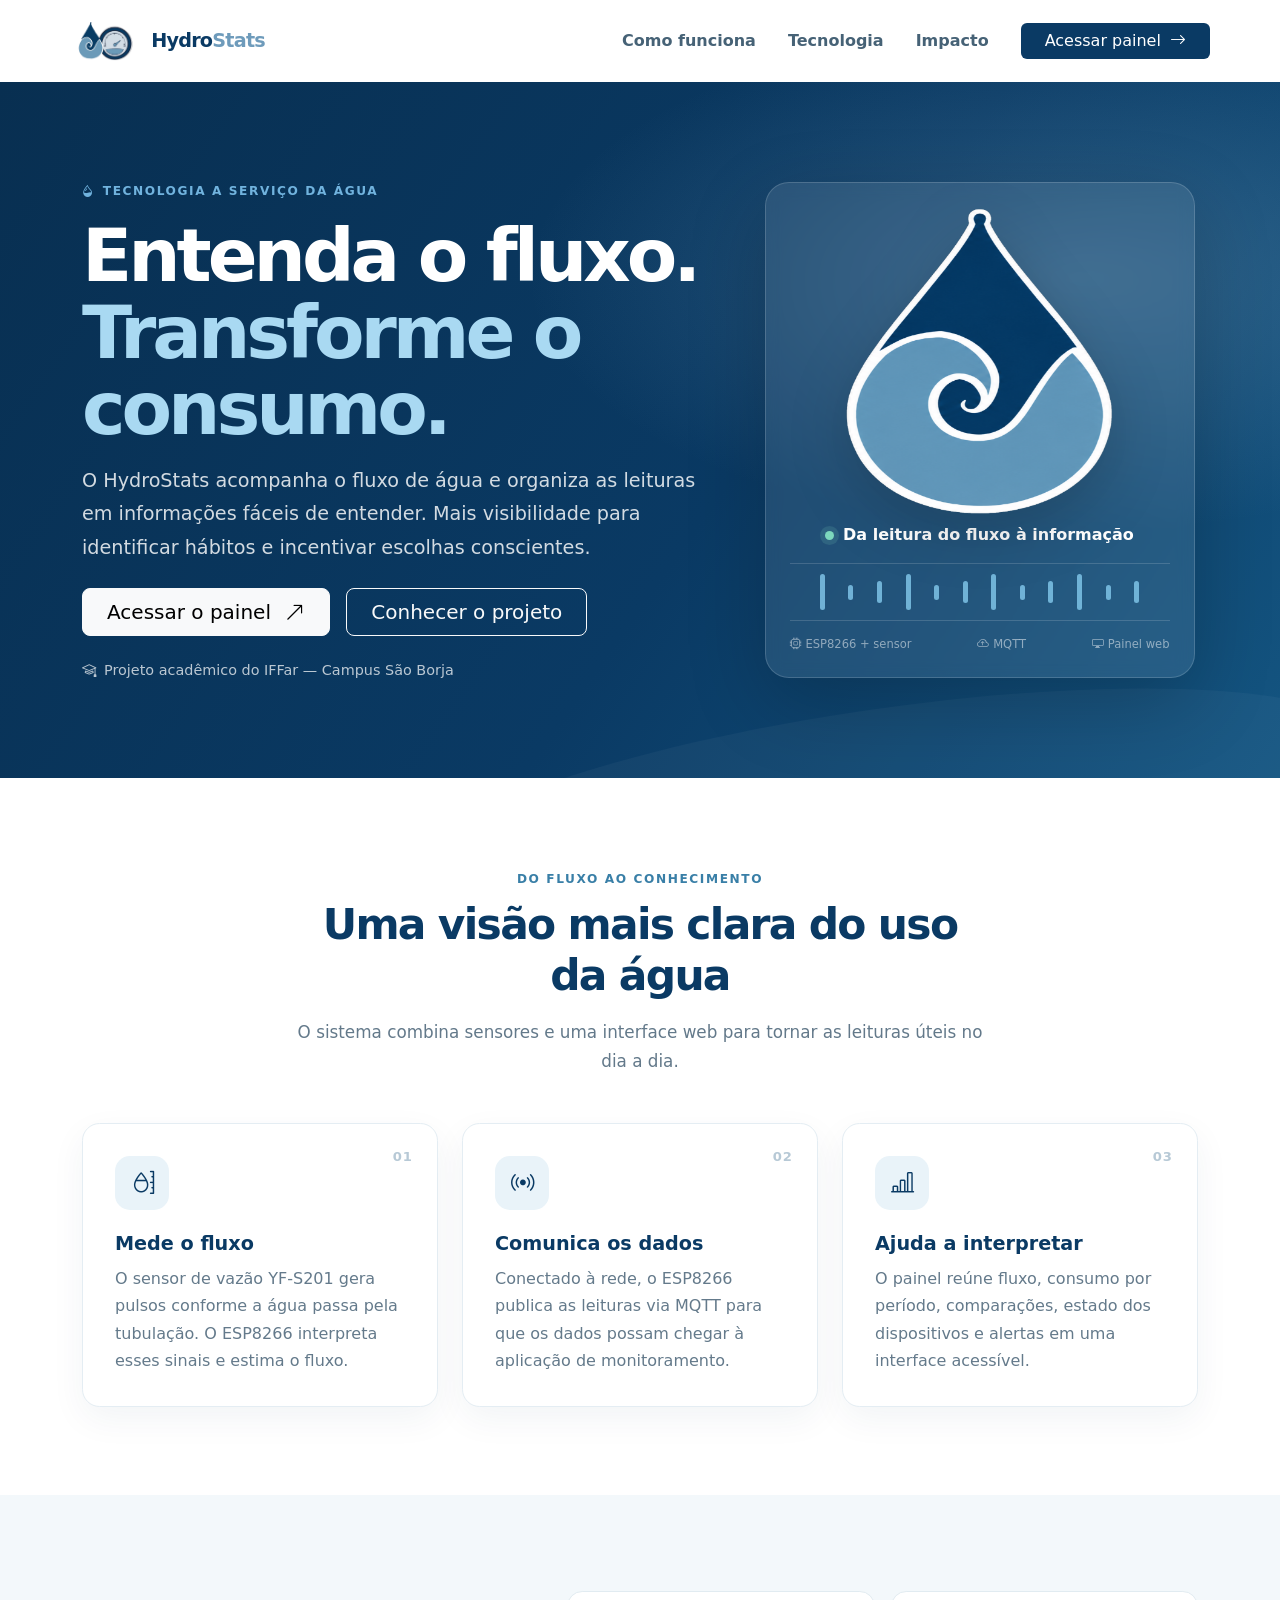
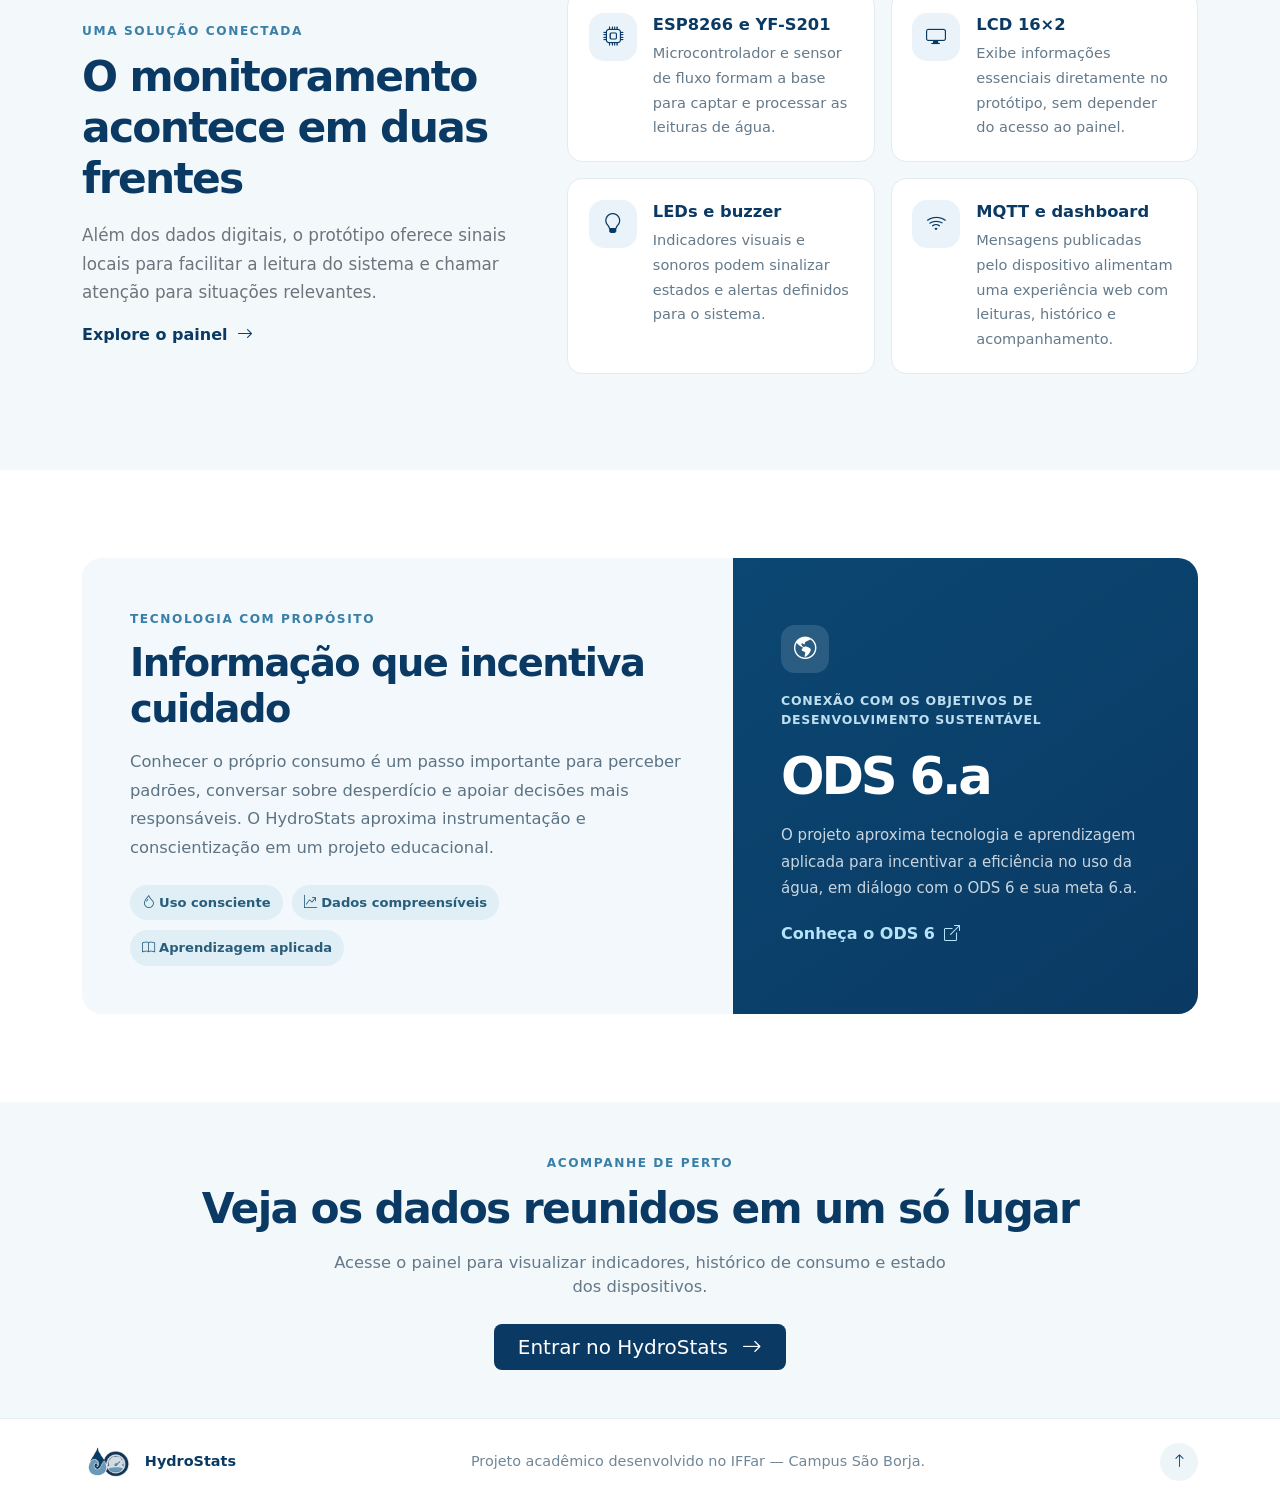
<file: index.html>
<!doctype html>
<html lang="pt-BR">

<head>
  <meta charset="utf-8">
  <meta name="viewport" content="width=device-width, initial-scale=1">
  <meta name="theme-color" content="#0a3a64">
  <meta name="description"
    content="HydroStats: projeto acadêmico do IFFar São Borja que transforma dados de fluxo de água em informação para o consumo consciente.">
  <link rel="icon" type="image/png" sizes="192x192" href="assets/favicon/favicon-192.png">
  <link href="https://cdn.jsdelivr.net/npm/bootstrap@5.3.3/dist/css/bootstrap.min.css" rel="stylesheet">
  <link href="https://cdn.jsdelivr.net/npm/bootstrap-icons@1.11.3/font/bootstrap-icons.min.css" rel="stylesheet">
  <link href="css/style.css" rel="stylesheet">
  <title>HydroStats — Água em dados, consumo consciente</title>
</head>

<body class="home-page">
  <header class="home-header">
    <nav class="navbar navbar-expand-lg container py-3" aria-label="Navegação principal">
      <a class="navbar-brand d-flex align-items-center gap-2" href="index.html" aria-label="HydroStats, início">
        <img src="assets/logo/logo_sem_texto.png" alt="" height="40">
        <span>Hydro<span>Stats</span></span>
      </a>
      <button class="navbar-toggler" type="button" data-bs-toggle="collapse" data-bs-target="#homeNav"
        aria-controls="homeNav" aria-expanded="false" aria-label="Abrir menu"><span
          class="navbar-toggler-icon"></span></button>
      <div class="collapse navbar-collapse" id="homeNav">
        <ul class="navbar-nav ms-auto align-items-lg-center gap-lg-3">
          <li class="nav-item"><a class="nav-link" href="#como-funciona">Como funciona</a></li>
          <li class="nav-item"><a class="nav-link" href="#tecnologia">Tecnologia</a></li>
          <li class="nav-item"><a class="nav-link" href="#impacto">Impacto</a></li>
          <li class="nav-item ms-lg-2"><a class="btn btn-hydro px-4" href="login.html">Acessar painel <i
                class="bi bi-arrow-right ms-1" aria-hidden="true"></i></a></li>
        </ul>
      </div>
    </nav>
  </header>
  <main>
    <section class="home-hero">
      <div class="container py-5 py-lg-6">
        <div class="row align-items-center g-5">
          <div class="col-lg-7">
            <span class="eyebrow"><i class="bi bi-droplet-half" aria-hidden="true"></i> Tecnologia a serviço da
              água</span>
            <h1>Entenda o fluxo.<br><span>Transforme o consumo.</span></h1>
            <p class="hero-copy">O HydroStats acompanha o fluxo de água e organiza as leituras em informações fáceis de
              entender. Mais visibilidade para identificar hábitos e incentivar escolhas conscientes.</p>
            <div class="d-flex flex-wrap gap-3 mt-4">
              <a class="btn btn-light btn-lg px-4" href="login.html">Acessar o painel <i
                  class="bi bi-arrow-up-right ms-2" aria-hidden="true"></i></a>
              <a class="btn btn-outline-light btn-lg px-4" href="#como-funciona">Conhecer o projeto</a>
            </div>
            <div class="hero-note mt-4"><i class="bi bi-mortarboard me-2" aria-hidden="true"></i>Projeto acadêmico do
              IFFar — Campus São Borja</div>
          </div>
          <div class="col-lg-5">
            <div class="hero-brand-card">
              <img src="assets/logo/logo_gota.png" alt="Identidade visual HydroStats: uma gota de água"
                class="hero-drop" width="310" height="310">
              <div class="hero-brand-caption"><span class="pulse-dot"></span><span>Da leitura do fluxo à
                  informação</span></div>
              <div class="hero-card-line" aria-hidden="true">
                <span></span><span></span><span></span><span></span><span></span><span></span><span></span><span></span><span></span><span></span><span></span><span></span>
              </div>
              <div class="d-flex justify-content-between small text-white-50"><span><i
                    class="bi bi-cpu me-1"></i>ESP8266 + sensor</span><span><i
                    class="bi bi-cloud-arrow-up me-1"></i>MQTT</span><span><i class="bi bi-display me-1"></i>Painel
                  web</span></div>
            </div>
          </div>
        </div>
      </div>
      <div class="hero-wave" aria-hidden="true"></div>
    </section>

    <section class="home-section container py-5 py-lg-6" id="como-funciona">
      <div class="section-heading text-center mx-auto mb-5">
        <span class="section-kicker">Do fluxo ao conhecimento</span>
        <h2>Uma visão mais clara do uso da água</h2>
        <p>O sistema combina sensores e uma interface web para tornar as leituras úteis no dia a dia.</p>
      </div>
      <div class="row g-4 process-grid">
        <div class="col-md-4">
          <article class="process-card h-100"><span class="process-number">01</span>
            <div class="process-icon"><i class="bi bi-moisture" aria-hidden="true"></i></div>
            <h3>Mede o fluxo</h3>
            <p>O sensor de vazão YF-S201 gera pulsos conforme a água passa pela tubulação. O ESP8266 interpreta esses
              sinais e estima o fluxo.</p>
          </article>
        </div>
        <div class="col-md-4">
          <article class="process-card h-100"><span class="process-number">02</span>
            <div class="process-icon"><i class="bi bi-broadcast" aria-hidden="true"></i></div>
            <h3>Comunica os dados</h3>
            <p>Conectado à rede, o ESP8266 publica as leituras via MQTT para que os dados possam chegar à aplicação de
              monitoramento.</p>
          </article>
        </div>
        <div class="col-md-4">
          <article class="process-card h-100"><span class="process-number">03</span>
            <div class="process-icon"><i class="bi bi-bar-chart-line" aria-hidden="true"></i></div>
            <h3>Ajuda a interpretar</h3>
            <p>O painel reúne fluxo, consumo por período, comparações, estado dos dispositivos e alertas em uma
              interface acessível.</p>
          </article>
        </div>
      </div>
    </section>

    <section class="technology-section py-5 py-lg-6" id="tecnologia">
      <div class="container">
        <div class="row align-items-center g-5">
          <div class="col-lg-5"><span class="section-kicker">Uma solução conectada</span>
            <h2>O monitoramento acontece em duas frentes</h2>
            <p class="text-secondary">Além dos dados digitais, o protótipo oferece sinais locais para facilitar a
              leitura do sistema e chamar atenção para situações relevantes.</p><a href="login.html"
              class="link-hydro">Explore o painel <i class="bi bi-arrow-right ms-1" aria-hidden="true"></i></a>
          </div>
          <div class="col-lg-7">
            <div class="tech-list">
              <article class="tech-item"><span class="tech-icon"><i class="bi bi-cpu" aria-hidden="true"></i></span>
                <div>
                  <h3>ESP8266 e YF-S201</h3>
                  <p>Microcontrolador e sensor de fluxo formam a base para captar e processar as leituras de água.</p>
                </div>
              </article>
              <article class="tech-item"><span class="tech-icon"><i class="bi bi-display" aria-hidden="true"></i></span>
                <div>
                  <h3>LCD 16×2</h3>
                  <p>Exibe informações essenciais diretamente no protótipo, sem depender do acesso ao painel.</p>
                </div>
              </article>
              <article class="tech-item"><span class="tech-icon"><i class="bi bi-lightbulb"
                    aria-hidden="true"></i></span>
                <div>
                  <h3>LEDs e buzzer</h3>
                  <p>Indicadores visuais e sonoros podem sinalizar estados e alertas definidos para o sistema.</p>
                </div>
              </article>
              <article class="tech-item"><span class="tech-icon"><i class="bi bi-wifi" aria-hidden="true"></i></span>
                <div>
                  <h3>MQTT e dashboard</h3>
                  <p>Mensagens publicadas pelo dispositivo alimentam uma experiência web com leituras, histórico e
                    acompanhamento.</p>
                </div>
              </article>
            </div>
          </div>
        </div>
      </div>
    </section>

    <section class="home-section container py-5 py-lg-6" id="impacto">
      <div class="impact-card row g-0 align-items-stretch overflow-hidden">
        <div class="col-lg-7 p-4 p-lg-5"><span class="section-kicker">Tecnologia com propósito</span>
          <h2>Informação que incentiva cuidado</h2>
          <p>Conhecer o próprio consumo é um passo importante para perceber padrões, conversar sobre desperdício e
            apoiar decisões mais responsáveis. O HydroStats aproxima instrumentação e conscientização em um projeto
            educacional.</p>
          <div class="impact-tags"><span><i class="bi bi-droplet me-1"></i>Uso consciente</span><span><i
                class="bi bi-graph-up-arrow me-1"></i>Dados compreensíveis</span><span><i
                class="bi bi-book me-1"></i>Aprendizagem aplicada</span></div>
        </div>
        <div class="col-lg-5 impact-goal">
          <div class="goal-icon"><i class="bi bi-globe-americas" aria-hidden="true"></i></div>
          <div class="goal-label">Conexão com os Objetivos de Desenvolvimento Sustentável</div>
          <div class="goal-number">ODS 6.a</div>
          <p>O projeto aproxima tecnologia e aprendizagem aplicada para incentivar a eficiência no uso da água, em
            diálogo com o ODS 6 e sua meta 6.a.</p><a href="https://brasil.un.org/pt-br/sdgs/6" target="_blank"
            rel="noopener noreferrer" class="goal-link">Conheça o ODS 6 <i class="bi bi-box-arrow-up-right ms-1"
              aria-hidden="true"></i></a>
        </div>
      </div>
    </section>

    <section class="cta-section py-5">
      <div class="container text-center"><span class="section-kicker">Acompanhe de perto</span>
        <h2>Veja os dados reunidos em um só lugar</h2>
        <p>Acesse o painel para visualizar indicadores, histórico de consumo e estado dos dispositivos.</p><a
          class="btn btn-hydro btn-lg px-4" href="login.html">Entrar no HydroStats <i class="bi bi-arrow-right ms-2"
            aria-hidden="true"></i></a>
      </div>
    </section>
  </main>
  <footer class="home-footer">
    <div class="container py-4 d-flex flex-column flex-md-row align-items-center justify-content-between gap-3"><a
        class="footer-brand" href="index.html"><img src="assets/logo/logo_sem_texto.png" alt=""
          height="30">HydroStats</a>
      <p class="mb-0">Projeto acadêmico desenvolvido no IFFar — Campus São Borja.</p><a href="#top" class="back-top"
        aria-label="Voltar ao início" onclick="window.scrollTo({top:0,behavior:'smooth'});return false"><i
          class="bi bi-arrow-up" aria-hidden="true"></i></a>
    </div>
  </footer>
  <script src="https://cdn.jsdelivr.net/npm/bootstrap@5.3.3/dist/js/bootstrap.bundle.min.js"></script>
</body>

</html>
</file>
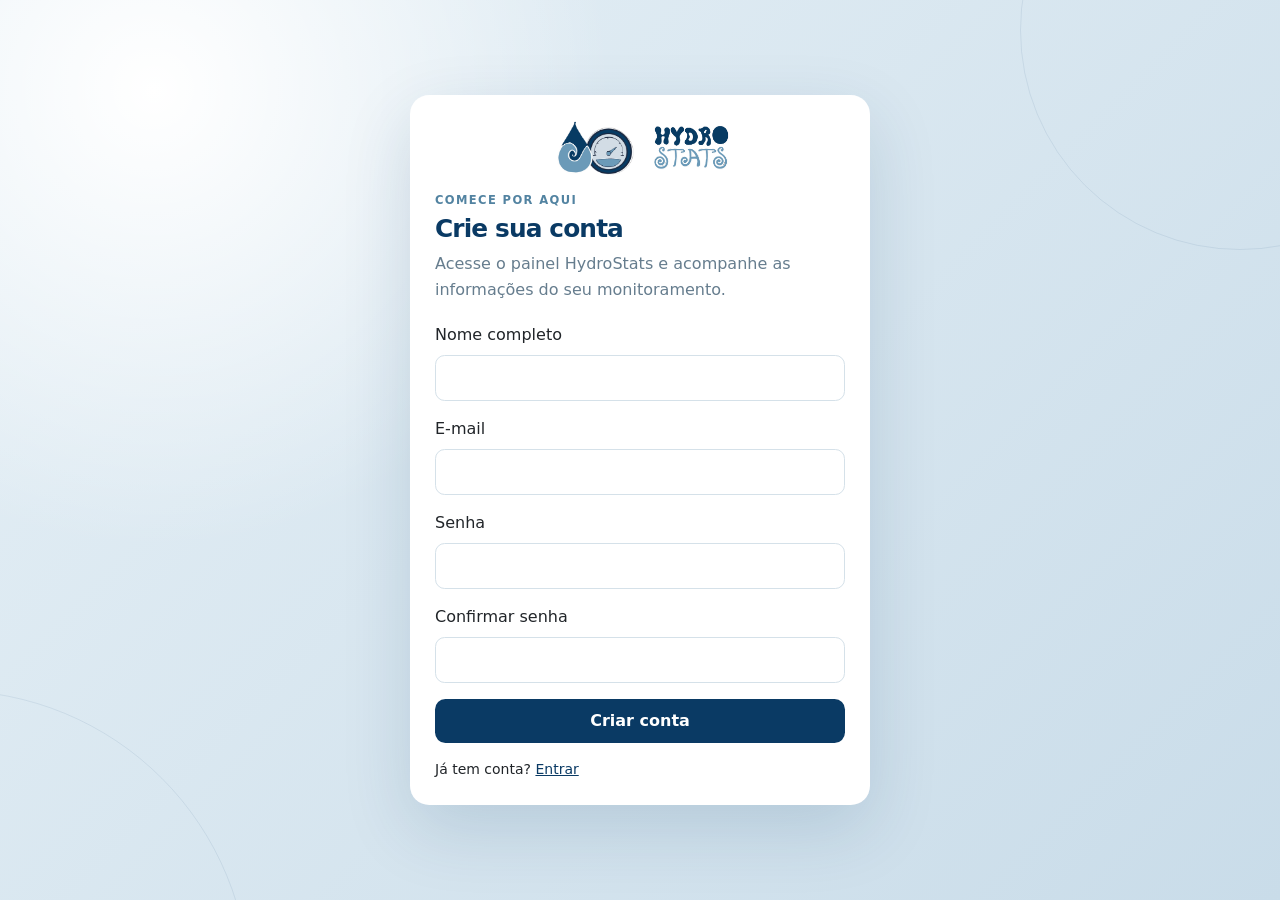
<file: cadastro.html>
<!DOCTYPE html>
<html lang="pt-BR">

<head>
    <meta charset="utf-8">
    <meta name="viewport" content="width=device-width, initial-scale=1">
    <link rel="icon" type="image/png" sizes="192x192" href="assets/favicon/favicon-192.png">
    <link href="https://cdn.jsdelivr.net/npm/bootstrap@5.3.3/dist/css/bootstrap.min.css" rel="stylesheet">
    <link href="https://cdn.jsdelivr.net/npm/bootstrap-icons@1.11.3/font/bootstrap-icons.min.css" rel="stylesheet">
    <link href="css/style.css" rel="stylesheet">
    <title>Criar conta — HydroStats</title>
</head>

<body>
    <main class="auth-wrap">
        <div class="auth-card card p-4" style="width:100%;max-width:460px"> <a href="index.html"
                class="brand-stack mb-3" aria-label="HydroStats — página inicial"><img
                    src="assets/logo/logo_sem_texto.png" alt="" height="70"><img src="assets/logo/logo_texto.png"
                    alt="HydroStats" height="52"></a><span class="auth-kicker">Comece por aqui</span>
            <h1 class="auth-title">Crie sua conta</h1>
            <p class="auth-intro">Acesse o painel HydroStats e acompanhe as informações do seu monitoramento.</p>

            <div id="msg" role="alert"></div>
            <form id="f" novalidate>
                <div class="mb-3"><label for="nome" class="form-label">Nome completo</label><input id="nome"
                        class="form-control" autocomplete="name">
                    <div class="invalid-feedback">Informe seu nome completo.</div>
                </div>
                <div class="mb-3"><label for="email" class="form-label">E-mail</label><input id="email" type="email"
                        class="form-control" autocomplete="email">
                    <div class="invalid-feedback">Informe um e-mail válido.</div>
                </div>
                <div class="mb-3"><label for="senha" class="form-label">Senha</label><input id="senha" type="password"
                        class="form-control" autocomplete="new-password">
                    <div class="invalid-feedback">Mínimo de 6 caracteres, com letras e números.</div>
                </div>
                <div class="mb-3"><label for="conf" class="form-label">Confirmar senha</label><input id="conf"
                        type="password" class="form-control" autocomplete="new-password">
                    <div class="invalid-feedback">As senhas não coincidem.</div>
                </div>
                <button class="btn btn-hydro w-100" id="go">Criar conta</button>
            </form>
            <p class="small mt-3 mb-0">Já tem conta? <a href="login.html">Entrar</a></p>
        </div>
    </main>
    <script src="https://cdn.jsdelivr.net/npm/bootstrap@5.3.3/dist/js/bootstrap.bundle.min.js"></script>
    <script src="js/mock-api.js"></script>
    <script src="js/app.js"></script>
    <script>
        const ok = (el, v) => { el.classList.toggle("is-invalid", !v); return v };
        $("#f").onsubmit = async e => {
            e.preventDefault();
            const n = $("#nome"), em = $("#email"), se = $("#senha"), c = $("#conf");
            const v = [ok(n, n.value.trim().split(/\s+/).length >= 2), ok(em, /^\S+@\S+\.\S+$/.test(em.value)), ok(se, se.value.length >= 6 && /\d/.test(se.value) && /[a-zA-Z]/.test(se.value)), ok(c, c.value === se.value && c.value !== "")];
            if (v.includes(false)) return;
            $("#go").disabled = true;
            try {
                await HydroAPI.register({ nome: n.value.trim(), email: em.value.trim(), senha: se.value });
                $("#msg").innerHTML = '<div class="alert alert-success">Conta criada! Redirecionando para o login...</div>'; setTimeout(() => location.href = "login.html", 1200);
            }
            catch (err) { $("#msg").innerHTML = '<div class="alert alert-danger">' + esc(err.message) + '</div>'; $("#go").disabled = false; }
        };
    </script>
</body>

</html>
</file>
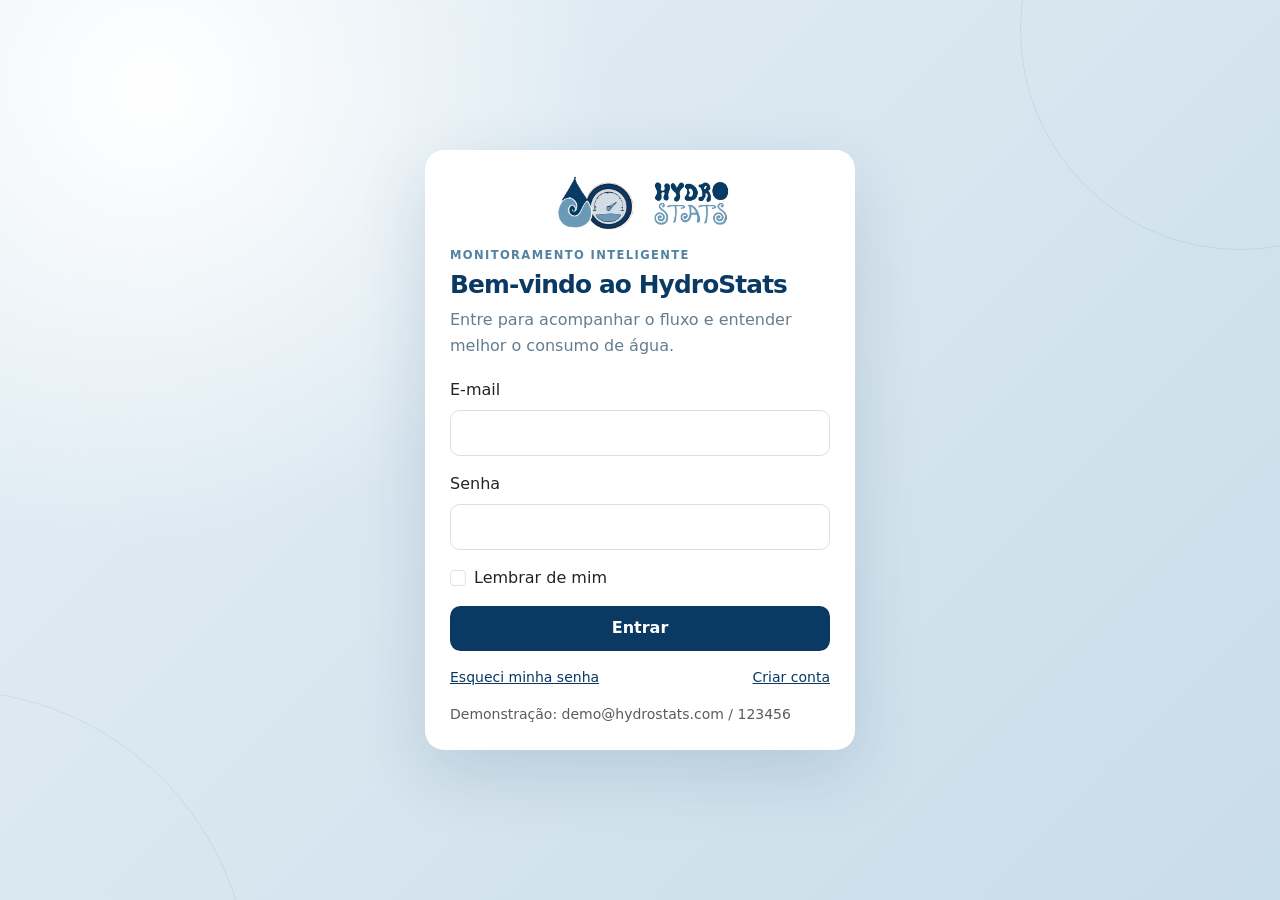
<file: dispositivos.html>
<!DOCTYPE html>
<html lang="pt-BR">

<head>
    <meta charset="utf-8">
    <meta name="viewport" content="width=device-width, initial-scale=1">
    <link rel="icon" type="image/png" sizes="192x192" href="assets/favicon/favicon-192.png">
    <link href="https://cdn.jsdelivr.net/npm/bootstrap@5.3.3/dist/css/bootstrap.min.css" rel="stylesheet">
    <link href="https://cdn.jsdelivr.net/npm/bootstrap-icons@1.11.3/font/bootstrap-icons.min.css" rel="stylesheet">
    <link href="css/style.css" rel="stylesheet">
    <title>Dispositivos — HydroStats</title>
</head>

<body>
    <div id="shell"></div>
    <main class="main page-main">
        <div class="page-heading">
            <div><span class="page-kicker">Sua instalação</span>
                <h1 class="h3 text-hydro mb-1">Dispositivos</h1>
                <p class="text-muted mb-0">Gerencie os pontos de monitoramento e confira o estado de cada unidade.</p>
            </div><button class="btn btn-hydro" id="add"><i class="bi bi-plus-lg"></i> Adicionar dispositivo</button>
        </div>
        <div id="state"></div>
        <div class="row g-3" id="list"></div>
    </main>
    <div class="modal fade" id="dm" tabindex="-1" aria-labelledby="dmt">
        <div class="modal-dialog">
            <form class="modal-content" id="df" novalidate>
                <div class="modal-header">
                    <h2 class="modal-title h5" id="dmt"></h2><button type="button" class="btn-close"
                        data-bs-dismiss="modal" aria-label="Fechar"></button>
                </div>
                <div class="modal-body">
                    <div class="mb-3"><label for="dn" class="form-label">Nome</label><input id="dn"
                            class="form-control">
                        <div class="invalid-feedback">Informe o nome.</div>
                    </div>
                    <div><label for="dl" class="form-label">Localização</label><input id="dl" class="form-control">
                        <div class="invalid-feedback">Informe a localização.</div>
                    </div>
                </div>
                <div class="modal-footer"><button type="button" class="btn btn-outline-secondary"
                        data-bs-dismiss="modal">Cancelar</button><button class="btn btn-hydro">Salvar</button></div>
            </form>
        </div>
    </div>
    <div class="modal fade" id="xm" tabindex="-1" aria-labelledby="xmt">
        <div class="modal-dialog">
            <div class="modal-content">
                <div class="modal-header">
                    <h2 class="modal-title h5" id="xmt">Excluir dispositivo</h2><button type="button" class="btn-close"
                        data-bs-dismiss="modal" aria-label="Fechar"></button>
                </div>
                <div class="modal-body" id="xb"></div>
                <div class="modal-footer"><button class="btn btn-outline-secondary"
                        data-bs-dismiss="modal">Cancelar</button><button class="btn btn-danger"
                        id="xok">Excluir</button></div>
            </div>
        </div>
    </div>
    <script src="https://cdn.jsdelivr.net/npm/bootstrap@5.3.3/dist/js/bootstrap.bundle.min.js"></script>
    <script src="js/mock-api.js"></script>
    <script src="js/app.js"></script>
    <script src="js/dispositivos.js"></script>
</body>

</html>
</file>
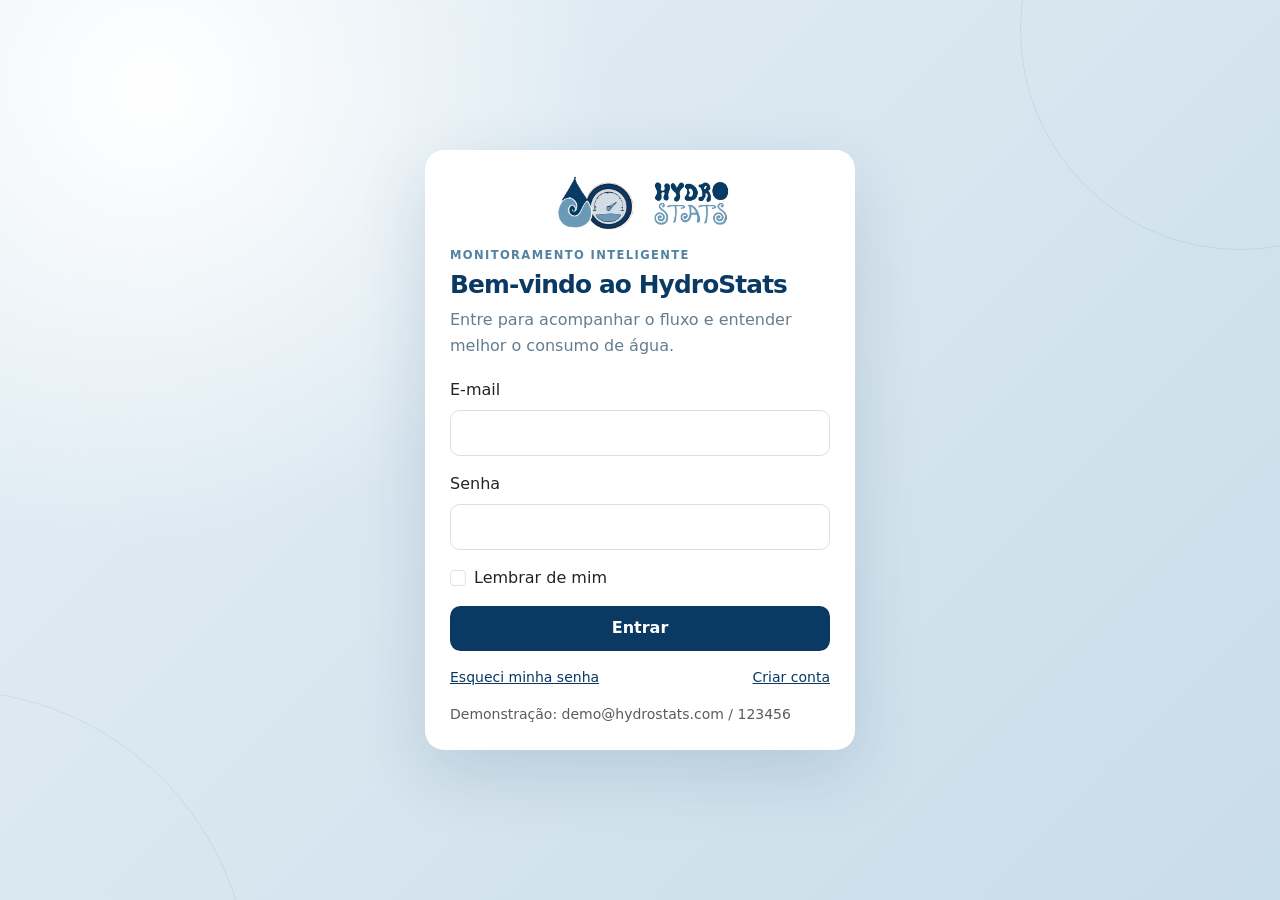
<file: login.html>
<!DOCTYPE html>
<html lang="pt-BR">

<head>
    <meta charset="utf-8">
    <meta name="viewport" content="width=device-width, initial-scale=1">
    <link rel="icon" type="image/png" sizes="192x192" href="assets/favicon/favicon-192.png">
    <link href="https://cdn.jsdelivr.net/npm/bootstrap@5.3.3/dist/css/bootstrap.min.css" rel="stylesheet">
    <link href="https://cdn.jsdelivr.net/npm/bootstrap-icons@1.11.3/font/bootstrap-icons.min.css" rel="stylesheet">
    <link href="css/style.css" rel="stylesheet">
    <title>Entrar — HydroStats</title>
</head>

<body>
    <main class="auth-wrap">
        <div class="auth-card card p-4" style="width:100%;max-width:430px"> <a href="index.html"
                class="brand-stack mb-3" aria-label="HydroStats — página inicial"><img
                    src="assets/logo/logo_sem_texto.png" alt="" height="80"><img src="assets/logo/logo_texto.png"
                    alt="HydroStats" height="60"></a><span class="auth-kicker">Monitoramento inteligente</span>
            <h1 class="auth-title">Bem-vindo ao HydroStats</h1>
            <p class="auth-intro">Entre para acompanhar o fluxo e entender melhor o consumo de água.</p>

            <div id="msg" role="alert"></div>
            <form id="f" novalidate>
                <div class="mb-3"><label for="email" class="form-label">E-mail</label><input id="email" type="email"
                        class="form-control" autocomplete="email">
                    <div class="invalid-feedback">Informe um e-mail válido.</div>
                </div>
                <div class="mb-3"><label for="senha" class="form-label">Senha</label><input id="senha" type="password"
                        class="form-control" autocomplete="current-password">
                    <div class="invalid-feedback">A senha deve ter ao menos 6 caracteres.</div>
                </div>
                <div class="form-check mb-3"><input class="form-check-input" type="checkbox" id="lembrar"><label
                        class="form-check-label" for="lembrar">Lembrar de mim</label></div>
                <button class="btn btn-hydro w-100" id="go">Entrar</button>
            </form>
            <div class="d-flex justify-content-between mt-3 small"><a href="#" id="forgot">Esqueci minha senha</a><a
                    href="cadastro.html">Criar conta</a></div>
            <p class="small text-muted mt-3 mb-0">Demonstração: demo@hydrostats.com / 123456</p>
        </div>
    </main>
    <div class="modal fade" id="m" tabindex="-1" aria-labelledby="mt">
        <div class="modal-dialog">
            <form class="modal-content" id="rf">
                <div class="modal-header">
                    <h2 class="modal-title h5" id="mt">Recuperar senha</h2><button type="button" class="btn-close"
                        data-bs-dismiss="modal" aria-label="Fechar"></button>
                </div>
                <div class="modal-body"><label for="re" class="form-label">E-mail cadastrado</label><input id="re"
                        type="email" class="form-control" required></div>
                <div class="modal-footer"><button class="btn btn-hydro">Enviar instruções</button></div>
            </form>
        </div>
    </div>
    <script src="https://cdn.jsdelivr.net/npm/bootstrap@5.3.3/dist/js/bootstrap.bundle.min.js"></script>
    <script src="js/mock-api.js"></script>
    <script src="js/app.js"></script>
    <script>
        (async () => { if (await HydroAPI.getCurrentUser()) location.replace("dashboard.html"); })();
        const ok = (el, v) => { el.classList.toggle("is-invalid", !v); return v };
        $("#f").onsubmit = async e => {
            e.preventDefault();
            const em = $("#email"), se = $("#senha");
            if (!(ok(em, /^\S+@\S+\.\S+$/.test(em.value)) & ok(se, se.value.length >= 6))) return;
            $("#go").disabled = true; $("#msg").innerHTML = "";
            try { await HydroAPI.login(em.value.trim(), se.value, $("#lembrar").checked); location.href = "dashboard.html"; }
            catch (err) { $("#msg").innerHTML = '<div class="alert alert-danger">' + esc(err.message) + '</div>'; $("#go").disabled = false; }
        };
        const modal = new bootstrap.Modal("#m");
        $("#forgot").onclick = e => { e.preventDefault(); modal.show(); };
        $("#rf").onsubmit = async e => { e.preventDefault(); await HydroAPI.requestPasswordReset($("#re").value); modal.hide(); toast("Se o e-mail existir, enviaremos as instruções."); };
    </script>
</body>

</html>
</file>
<file: css/style.css>
:root {
  --hydro-navy: #0a3a64;
  --hydro-blue: #6e9bbb;
  --hydro-light: #d2dee8;
}

body {
  font-family: "Segoe UI", system-ui, sans-serif;
}

.text-hydro {
  color: var(--hydro-navy) !important;
}

[data-bs-theme=dark] .text-hydro {
  color: var(--hydro-blue) !important;
}

.btn-hydro {
  background: var(--hydro-navy);
  color: #fff;
  border: 0;
}

.btn-hydro:hover,
.btn-hydro:focus {
  background: #072b4b;
  color: #fff;
}

:focus-visible {
  outline: 3px solid var(--hydro-blue);
  outline-offset: 2px;
}

.topbar {
  flex-wrap: nowrap;
  position: fixed;
  top: 0;
  left: 0;
  right: 0;
  height: 60px;
  z-index: 1030;
}

.sidebar {
  position: fixed;
  top: 60px;
  bottom: 0;
  left: 0;
  width: 230px;
  padding: 1rem .75rem;
  z-index: 1020;
  transition: transform .2s;
}

.side-link {
  display: flex;
  gap: .75rem;
  align-items: center;
  padding: .65rem .9rem;
  border-radius: .6rem;
  color: inherit;
  text-decoration: none;
  margin-bottom: .25rem;
}

.side-link:hover {
  background: var(--hydro-light);
  color: var(--hydro-navy);
}

.side-link.active {
  background: var(--hydro-navy);
  color: #fff;
}

.main {
  margin: 60px 0 0 230px;
  padding: 1.5rem;
}

.notif {
  position: absolute;
  top: 2px;
  right: 0;
  font-size: .65rem;
}

.card {
  border-radius: .9rem;
  box-shadow: 0 1px 4px rgba(10, 58, 100, .08);
}

.stat {
  font-size: 1.9rem;
  font-weight: 700;
  color: var(--hydro-navy);
}

[data-bs-theme=dark] .stat {
  color: var(--hydro-light);
}

.chart-box {
  position: relative;
  height: 300px;
}

.auth-wrap {
  min-height: 100vh;
  display: grid;
  place-items: center;
  background: var(--hydro-light);
  padding: 1rem;
}

.hero {
  background: var(--hydro-navy);
  color: #fff;
}

.brand-stack {
  display: flex;
  flex-direction: column;
  align-items: center;
  gap: .25rem;
}

.brand-panel img,
.brand-stack img {
  max-width: 100%;
  width: auto;
}

@media (max-width: 991.98px) {
  .sidebar {
    transform: translateX(-100%);
  }

  .sidebar.open {
    transform: none;
    box-shadow: 0 0 20px rgba(0, 0, 0, .2);
  }

  .main {
    margin-left: 0;
    padding: 1rem;
  }

  .chart-box {
    height: 240px;
  }
}

/* Home pública HydroStats */
.home-page {
  color: #18364c;
}

.home-header {
  background: #fff;
  position: relative;
  z-index: 5;
}

.home-header .navbar-brand {
  color: var(--hydro-navy);
  font-size: 1.2rem;
  font-weight: 800;
  letter-spacing: -.04em;
}

.home-header .navbar-brand span span {
  color: var(--hydro-blue);
}

.home-header .nav-link {
  color: #466276;
  font-weight: 600;
}

.home-header .nav-link:hover {
  color: var(--hydro-navy);
}

.home-hero {
  position: relative;
  overflow: hidden;
  color: #fff;
  background: radial-gradient(ellipse at 84% 28%, rgba(110, 155, 187, .35), transparent 36%), linear-gradient(125deg, #082f51 0%, #0a3a64 57%, #145581 100%);
}

.home-hero .container {
  position: relative;
  z-index: 1;
}

.py-lg-6 {
  padding-top: 6rem !important;
  padding-bottom: 6rem !important;
}

.eyebrow,
.section-kicker {
  display: inline-flex;
  align-items: center;
  gap: .45rem;
  color: #71b3de;
  font-size: .76rem;
  font-weight: 800;
  letter-spacing: .13em;
  text-transform: uppercase;
}

.home-hero h1 {
  max-width: 760px;
  margin: 1rem 0;
  color: #fff;
  font-size: clamp(2.65rem, 6vw, 4.6rem);
  font-weight: 800;
  letter-spacing: -.055em;
  line-height: 1.04;
}

.home-hero h1 span {
  color: #a9d9f2;
}

.hero-copy {
  max-width: 620px;
  color: rgba(255, 255, 255, .82);
  font-size: clamp(1.05rem, 2vw, 1.2rem);
  line-height: 1.75;
}

.hero-note {
  color: rgba(255, 255, 255, .72);
  font-size: .9rem;
}

.hero-brand-card {
  max-width: 430px;
  margin: 0 auto;
  padding: 1.5rem;
  border: 1px solid rgba(255, 255, 255, .16);
  border-radius: 1.5rem;
  background: rgba(255, 255, 255, .09);
  box-shadow: 0 24px 80px rgba(0, 0, 0, .2);
  backdrop-filter: blur(8px);
}

.hero-drop {
  display: block;
  width: min(100%, 310px);
  height: 300px;
  object-fit: contain;
  margin: 0 auto;
  filter: drop-shadow(0 18px 28px rgba(0, 0, 0, .18));
}

.hero-brand-caption {
  display: flex;
  justify-content: center;
  align-items: center;
  gap: .55rem;
  color: white;
  font-weight: 700;
  margin: .4rem 0 1rem;
}

.pulse-dot {
  width: 9px;
  height: 9px;
  border-radius: 50%;
  background: #7dd8bd;
  box-shadow: 0 0 0 5px rgba(125, 216, 189, .14);
}

.hero-card-line {
  height: 58px;
  padding: 0 8%;
  display: flex;
  align-items: center;
  justify-content: space-between;
  border-top: 1px solid rgba(255, 255, 255, .15);
  border-bottom: 1px solid rgba(255, 255, 255, .15);
}

.hero-card-line span {
  width: 5px;
  border-radius: 8px;
  background: #81c7ea;
  opacity: .82;
}

.hero-card-line span:nth-child(3n) {
  height: 22px;
}

.hero-card-line span:nth-child(3n+1) {
  height: 36px;
}

.hero-card-line span:nth-child(3n+2) {
  height: 15px;
}

.hero-brand-card .small {
  font-size: .72rem;
  padding-top: .9rem;
}

.hero-wave {
  position: absolute;
  right: -7%;
  bottom: -130px;
  width: 75%;
  height: 200px;
  border-radius: 50%;
  background: rgba(255, 255, 255, .035);
  transform: rotate(-8deg);
}

.home-section {
  padding-top: 5.5rem !important;
  padding-bottom: 5.5rem !important;
}

.section-heading {
  max-width: 700px;
}

.section-kicker {
  color: #397fa7;
}

.section-heading h2,
.technology-section h2,
.impact-card h2,
.cta-section h2 {
  margin: .65rem 0 1rem;
  color: var(--hydro-navy);
  font-size: clamp(1.9rem, 4vw, 2.65rem);
  font-weight: 800;
  letter-spacing: -.04em;
}

.section-heading p,
.technology-section>.container>.row>div>p {
  color: #63798a;
  font-size: 1.05rem;
  line-height: 1.7;
}

.process-card {
  position: relative;
  padding: 2rem;
  border: 1px solid #e4edf3;
  border-radius: 1.1rem;
  background: #fff;
  box-shadow: 0 12px 35px rgba(10, 58, 100, .055);
  transition: transform .2s, box-shadow .2s;
}

.process-card:hover {
  transform: translateY(-4px);
  box-shadow: 0 18px 40px rgba(10, 58, 100, .1);
}

.process-number {
  position: absolute;
  top: 1.4rem;
  right: 1.5rem;
  color: #b7c9d6;
  font-size: .82rem;
  font-weight: 800;
  letter-spacing: .08em;
}

.process-icon,
.tech-icon {
  display: grid;
  place-items: center;
  width: 54px;
  height: 54px;
  border-radius: 15px;
  color: var(--hydro-navy);
  background: #e9f3f9;
  font-size: 1.45rem;
}

.process-card h3 {
  margin: 1.35rem 0 .65rem;
  color: var(--hydro-navy);
  font-size: 1.2rem;
  font-weight: 750;
}

.process-card p,
.tech-item p {
  margin: 0;
  color: #647a8b;
  line-height: 1.7;
}

.technology-section {
  background: #f3f8fb;
}

.link-hydro {
  color: var(--hydro-navy);
  font-weight: 750;
  text-decoration: none;
}

.link-hydro:hover {
  text-decoration: underline;
}

.tech-list {
  display: grid;
  grid-template-columns: 1fr 1fr;
  gap: 1rem;
}

.tech-item {
  display: flex;
  align-items: flex-start;
  gap: 1rem;
  padding: 1.3rem;
  border: 1px solid #e1ebf1;
  border-radius: .95rem;
  background: #fff;
}

.tech-icon {
  flex: 0 0 48px;
  width: 48px;
  height: 48px;
  font-size: 1.25rem;
}

.tech-item h3 {
  margin: .15rem 0 .4rem;
  color: var(--hydro-navy);
  font-size: 1.02rem;
  font-weight: 750;
}

.tech-item p {
  font-size: .91rem;
}

.impact-card {
  border-radius: 1.25rem;
  background: #f2f8fb;
}

.impact-card>div:first-child {
  padding: 3rem !important;
}

.impact-card h2 {
  font-size: clamp(1.8rem, 3vw, 2.4rem);
}

.impact-card p {
  color: #5c7384;
  font-size: 1.02rem;
  line-height: 1.75;
}

.impact-tags {
  display: flex;
  flex-wrap: wrap;
  gap: .6rem;
  margin-top: 1.4rem;
}

.impact-tags span {
  padding: .5rem .75rem;
  border-radius: 2rem;
  color: #285d7b;
  background: #e0eff6;
  font-size: .82rem;
  font-weight: 650;
}

.impact-goal {
  display: flex;
  flex-direction: column;
  align-items: flex-start;
  justify-content: center;
  padding: 2.5rem 3rem;
  color: #fff;
  background: linear-gradient(145deg, #0b4772, #0a3a64);
}

.goal-icon {
  display: grid;
  place-items: center;
  width: 48px;
  height: 48px;
  margin-bottom: 1.2rem;
  border-radius: 14px;
  background: rgba(255, 255, 255, .13);
  font-size: 1.4rem;
}

.goal-label {
  color: #bfdeef;
  font-size: .78rem;
  font-weight: 700;
  letter-spacing: .06em;
  text-transform: uppercase;
}

.goal-number {
  margin: .5rem 0;
  color: #fff;
  font-size: 3.2rem;
  font-weight: 850;
  letter-spacing: -.06em;
}

.impact-goal p {
  color: rgba(255, 255, 255, .78);
  font-size: .94rem;
}

.goal-link {
  margin-top: .3rem;
  color: #b5e3fa;
  font-weight: 700;
  text-decoration: none;
}

.goal-link:hover {
  color: #fff;
  text-decoration: underline;
}

.cta-section {
  background: #f3f8fb;
}

.cta-section p {
  margin: 0 auto 1.5rem;
  max-width: 620px;
  color: #63798a;
  font-size: 1.02rem;
}

.home-footer {
  color: #718697;
  background: #fff;
  border-top: 1px solid #e6eef3;
  font-size: .9rem;
}

.footer-brand {
  display: inline-flex;
  align-items: center;
  gap: .5rem;
  color: var(--hydro-navy);
  font-weight: 800;
  text-decoration: none;
}

.back-top {
  display: grid;
  place-items: center;
  width: 38px;
  height: 38px;
  border-radius: 50%;
  color: var(--hydro-navy);
  background: #edf5f9;
  text-decoration: none;
}

@media (max-width: 767.98px) {
  .home-hero .container {
    padding-top: 3.5rem !important;
    padding-bottom: 4rem !important;
  }

  .tech-list {
    grid-template-columns: 1fr;
  }

  .impact-card>div:first-child {
    padding: 2rem !important;
  }

  .impact-goal {
    padding: 2rem;
  }
}

@media (prefers-reduced-motion: reduce) {
  .process-card {
    transition: none;
  }

  .process-card:hover {
    transform: none;
  }
}

/* Ajustes compartilhados das telas do produto */
.shell-logo {
  display: block;
  width: auto;
  height: 34px;
  max-width: 72px;
  object-fit: contain;
  object-position: left center;
}

.topbar {
  box-shadow: 0 2px 12px rgba(10, 58, 100, .055);
}

.topbar .navbar-brand {
  min-width: 0;
}

.sidebar {
  background-color: var(--bs-body-bg);
}

.main.page-main {
  min-height: calc(100vh - 60px);
  background: #f7fafc;
}

.page-heading {
  display: flex;
  align-items: center;
  justify-content: space-between;
  gap: 1rem;
  margin-bottom: 1.5rem;
}

.page-kicker,
.auth-kicker {
  display: block;
  margin-bottom: .35rem;
  color: #5283a1;
  font-size: .72rem;
  font-weight: 800;
  letter-spacing: .12em;
  text-transform: uppercase;
}

.page-heading h1 {
  font-weight: 800;
  letter-spacing: -.035em;
}

.main .card {
  border: 1px solid #e5edf2;
  box-shadow: 0 5px 18px rgba(10, 58, 100, .045);
}

.main .card h2 {
  color: var(--hydro-navy);
  font-weight: 700;
}

.main .btn-hydro,
.auth-card .btn-hydro {
  border-radius: .65rem;
  font-weight: 650;
  padding-top: .65rem;
  padding-bottom: .65rem;
}

.auth-wrap {
  position: relative;
  overflow: hidden;
  background: radial-gradient(circle at 12% 10%, #fff 0, transparent 33%), linear-gradient(135deg, #e6f0f6, #c9dce9);
}

.auth-wrap::before,
.auth-wrap::after {
  content: "";
  position: absolute;
  border: 1px solid rgba(10, 58, 100, .08);
  border-radius: 50%;
  pointer-events: none;
}

.auth-wrap::before {
  width: 440px;
  height: 440px;
  right: -180px;
  top: -190px;
}

.auth-wrap::after {
  width: 600px;
  height: 600px;
  left: -350px;
  bottom: -390px;
}

.auth-card {
  position: relative;
  z-index: 1;
  border: 1px solid rgba(255, 255, 255, .8);
  border-radius: 1.2rem;
  box-shadow: 0 24px 70px rgba(10, 58, 100, .14);
}

.auth-card .brand-stack {
  display: flex;
  flex-direction: row;
  justify-content: center;
  align-items: center;
  gap: .2rem;
  margin: 0 auto 1.25rem;
}

.auth-card .brand-stack img {
  display: block;
  width: auto;
  max-width: 100%;
  object-fit: contain;
  object-position: center;
}

.auth-card .brand-stack img:first-child {
  height: 56px;
}

.auth-card .brand-stack img:last-child {
  height: 45px;
}

.auth-title {
  margin: 0 0 .45rem;
  color: var(--hydro-navy);
  font-size: 1.55rem;
  font-weight: 800;
  letter-spacing: -.035em;
}

.auth-intro {
  margin-bottom: 1.25rem;
  color: #667d8e;
  line-height: 1.6;
}

.auth-card .form-control {
  min-height: 46px;
  border-color: #d5e1e9;
  border-radius: .6rem;
}

.auth-card .form-control:focus {
  border-color: #6e9bbb;
  box-shadow: 0 0 0 .2rem rgba(110, 155, 187, .2);
}

#list .card {
  border-radius: 1rem;
}

#list .card .badge {
  font-weight: 650;
}

#state .alert {
  border-radius: .85rem;
}

.hero-drop {
  width: min(100%, 310px);
  height: auto;
  aspect-ratio: 1;
  object-fit: contain;
}

@media (max-width: 991.98px) {
  .main.page-main {
    min-height: calc(100vh - 60px);
  }
}

@media (max-width: 575.98px) {
  .page-heading {
    align-items: flex-start;
    flex-direction: column;
  }

  .page-heading>.btn {
    width: 100%;
  }

  .auth-card {
    padding: 1.35rem !important;
  }
}

[data-bs-theme=dark] .main.page-main {
  background: #111a22;
}

[data-bs-theme=dark] .main .card {
  border-color: rgba(255, 255, 255, .1);
}

[data-bs-theme=dark] .main .card h2 {
  color: var(--hydro-light);
}

[data-bs-theme=dark] .page-kicker {
  color: #9cc9e4;
}

/* ===== Paleta HydroStats sobre o Bootstrap =====
   O Bootstrap usa azul #0d6efd (links, botão ativo, checkbox, spinner). Aqui tudo passa a seguir a marca,
   nos temas claro e escuro. */
:root {
  --bs-primary: #0a3a64;
  --bs-primary-rgb: 10, 58, 100;
  --bs-link-color: #0a3a64;
  --bs-link-color-rgb: 10, 58, 100;
  --bs-link-hover-color: #072b4b;
  --bs-link-hover-color-rgb: 7, 43, 75;
}

[data-bs-theme=dark] {
  --bs-primary: #6e9bbb;
  --bs-primary-rgb: 110, 155, 187;
  --bs-link-color: #8fc1e8;
  --bs-link-color-rgb: 143, 193, 232;
  --bs-link-hover-color: #b5e3fa;
  --bs-link-hover-color-rgb: 181, 227, 250;
}

/* Botão de contorno (períodos do gráfico, Editar): legível nos dois temas e sem azul padrão no estado ativo */
.btn-outline-primary {
  --bs-btn-color: var(--hydro-navy);
  --bs-btn-border-color: #a9c3d4;
  --bs-btn-hover-color: #fff;
  --bs-btn-hover-bg: var(--hydro-navy);
  --bs-btn-hover-border-color: var(--hydro-navy);
  --bs-btn-active-color: #fff;
  --bs-btn-active-bg: var(--hydro-navy);
  --bs-btn-active-border-color: var(--hydro-navy);
  --bs-btn-focus-shadow-rgb: 10, 58, 100;
  --bs-btn-disabled-color: var(--hydro-navy);
  --bs-btn-disabled-border-color: #a9c3d4;
}

[data-bs-theme=dark] .btn-outline-primary {
  --bs-btn-color: #9cc9e4;
  --bs-btn-border-color: #41698a;
  --bs-btn-hover-color: #08233b;
  --bs-btn-hover-bg: #9cc9e4;
  --bs-btn-hover-border-color: #9cc9e4;
  --bs-btn-active-color: #08233b;
  --bs-btn-active-bg: #9cc9e4;
  --bs-btn-active-border-color: #9cc9e4;
  --bs-btn-focus-shadow-rgb: 156, 201, 228;
  --bs-btn-disabled-color: #9cc9e4;
  --bs-btn-disabled-border-color: #41698a;
}

[data-bs-theme=dark] .btn-hydro {
  background: #2d6a99;
}

[data-bs-theme=dark] .btn-hydro:hover,
[data-bs-theme=dark] .btn-hydro:focus {
  background: #3a7fb3;
}

.form-check-input:checked {
  background-color: var(--bs-primary);
  border-color: var(--bs-primary);
}

.form-control:focus,
.form-select:focus {
  border-color: var(--hydro-blue);
  box-shadow: 0 0 0 .2rem rgba(110, 155, 187, .25);
}

/* Menu lateral e notificações */
.side-link {
  transition: background .15s, color .15s;
}

[data-bs-theme=dark] .side-link:hover {
  background: rgba(255, 255, 255, .08);
  color: #fff;
}

[data-bs-theme=dark] .side-link.active:hover {
  background: var(--hydro-navy);
}

.notif {
  top: 4px;
  right: 2px;
}

.stat small {
  font-weight: 600;
  opacity: .8;
}

@media (prefers-reduced-motion: reduce) {

  .sidebar,
  .side-link {
    transition: none;
  }
}
</file>
